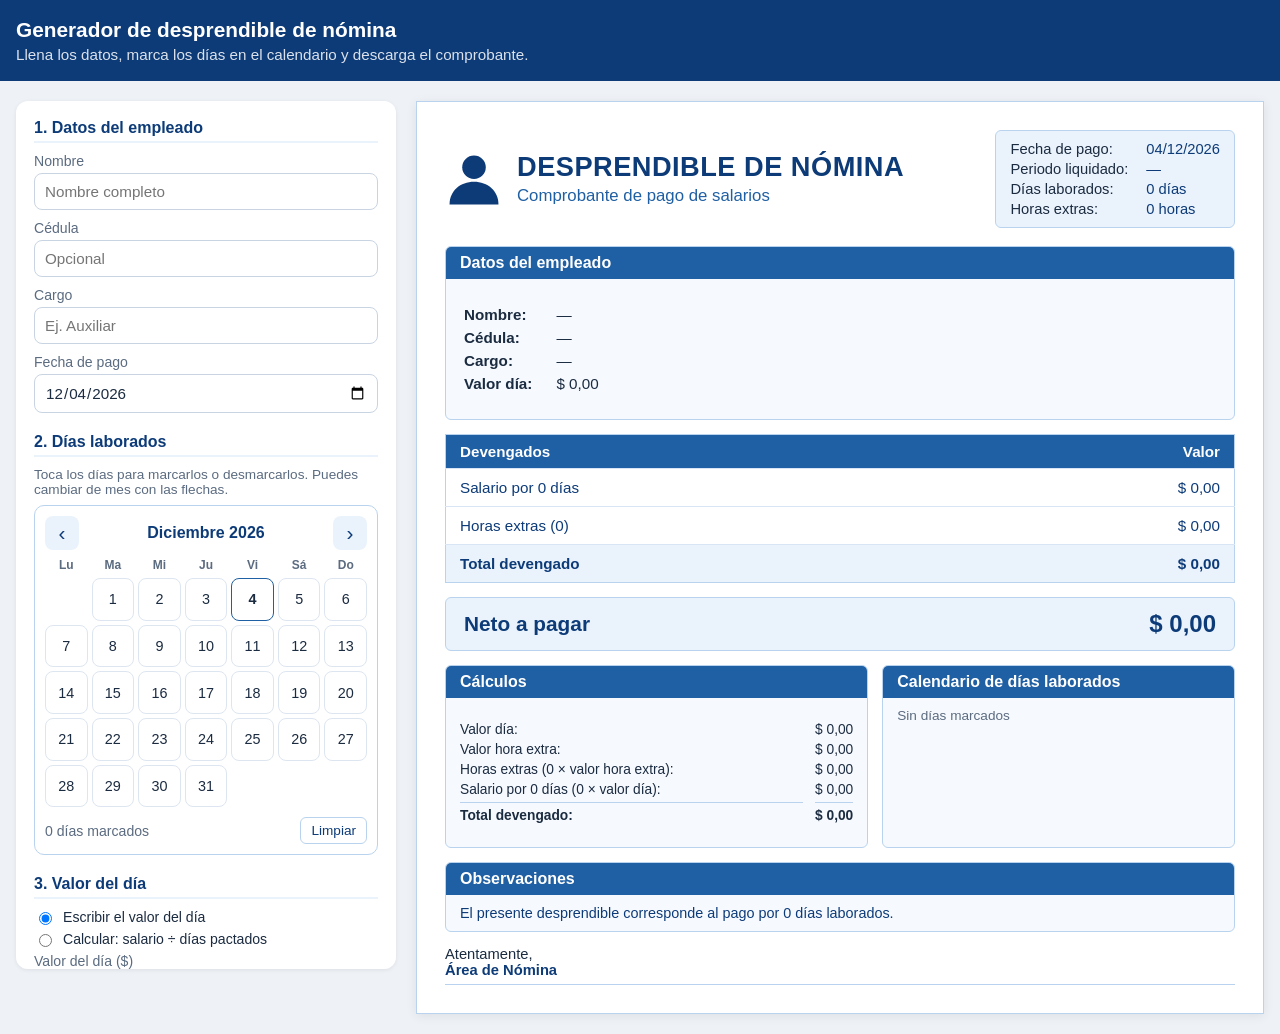
<file: desprendible-nomina/index.html>
<!DOCTYPE html>
<html lang="es">
<head>
  <meta charset="UTF-8">
  <meta name="viewport" content="width=device-width, initial-scale=1.0">
  <title>Desprendible de Nómina</title>
  <link rel="stylesheet" href="style.css">
</head>
<body>
  <header class="topbar no-print">
    <h1>Generador de desprendible de nómina</h1>
    <p>Llena los datos, marca los días en el calendario y descarga el comprobante.</p>
  </header>

  <main class="layout">
    <!-- ===== FORMULARIO ===== -->
    <section class="panel no-print" id="formulario">
      <h2>1. Datos del empleado</h2>
      <label>Nombre
        <input id="nombre" type="text" placeholder="Nombre completo">
      </label>
      <label>Cédula
        <input id="cedula" type="text" placeholder="Opcional">
      </label>
      <label>Cargo
        <input id="cargo" type="text" placeholder="Ej. Auxiliar">
      </label>
      <label>Fecha de pago
        <input id="fechaPago" type="date">
      </label>

      <h2>2. Días laborados</h2>
      <p class="ayuda">Toca los días para marcarlos o desmarcarlos. Puedes cambiar de mes con las flechas.</p>
      <div class="cal">
        <div class="cal-head">
          <button type="button" id="mesAnt" aria-label="Mes anterior">&lsaquo;</button>
          <span id="mesTitulo"></span>
          <button type="button" id="mesSig" aria-label="Mes siguiente">&rsaquo;</button>
        </div>
        <div class="cal-grid" id="calGrid"></div>
        <div class="cal-acciones">
          <span id="contadorDias">0 días marcados</span>
          <button type="button" id="limpiarDias" class="btn-sec">Limpiar</button>
        </div>
      </div>

      <h2>3. Valor del día</h2>
      <div class="opciones">
        <label class="radio"><input type="radio" name="modo" value="directo" checked> Escribir el valor del día</label>
        <label class="radio"><input type="radio" name="modo" value="calcular"> Calcular: salario ÷ días pactados</label>
      </div>
      <div id="bloqueDirecto">
        <label>Valor del día ($)
          <input id="valorDia" type="number" min="0" step="any" placeholder="Ej. 67857.14">
        </label>
      </div>
      <div id="bloqueCalcular" hidden>
        <div class="fila">
          <label>Salario pactado ($)
            <input id="salario" type="number" min="0" step="any" placeholder="Ej. 950000">
          </label>
          <label>Días pactados
            <input id="diasPactados" type="number" min="1" step="1" placeholder="Ej. 14">
          </label>
        </div>
        <p class="resultado" id="valorDiaCalc">Valor del día: $ 0,00</p>
      </div>

      <h2>4. Horas extras</h2>
      <div class="fila">
        <label>Cantidad de horas
          <input id="horasExtra" type="number" min="0" step="any" value="0">
        </label>
        <label>Valor de cada hora ($)
          <input id="valorHoraExtra" type="number" min="0" step="any" value="0">
        </label>
      </div>

      <h2>5. Observaciones (opcional)</h2>
      <textarea id="observaciones" rows="3" placeholder="Se agrega debajo del texto automático"></textarea>

      <button type="button" id="imprimir" class="btn">Imprimir / Guardar PDF</button>
    </section>

    <!-- ===== DESPRENDIBLE ===== -->
    <section class="vista">
      <article class="desprendible" id="desprendible">
        <div class="d-header">
          <div class="d-titulo">
            <svg class="d-icono" viewBox="0 0 64 64" aria-hidden="true">
              <circle cx="32" cy="19" r="13"/>
              <path d="M5 60c0-15 12-25 27-25s27 10 27 25z"/>
            </svg>
            <div>
              <h2>DESPRENDIBLE DE NÓMINA</h2>
              <p>Comprobante de pago de salarios</p>
            </div>
          </div>
          <dl class="d-resumen">
            <dt>Fecha de pago:</dt><dd id="vFecha">—</dd>
            <dt>Periodo liquidado:</dt><dd id="vPeriodo">—</dd>
            <dt>Días laborados:</dt><dd id="vDias">0 días</dd>
            <dt>Horas extras:</dt><dd id="vHoras">0 horas</dd>
          </dl>
        </div>

        <div class="d-caja">
          <div class="d-caja-tit">Datos del empleado</div>
          <dl class="d-datos">
            <dt>Nombre:</dt><dd id="vNombre">—</dd>
            <dt>Cédula:</dt><dd id="vCedula">—</dd>
            <dt>Cargo:</dt><dd id="vCargo">—</dd>
            <dt id="vBaseEtq">Valor día:</dt><dd id="vBase">$ 0,00</dd>
          </dl>
        </div>

        <table class="d-tabla">
          <thead>
            <tr><th>Devengados</th><th>Valor</th></tr>
          </thead>
          <tbody>
            <tr><td id="vSalEtq">Salario por 0 días</td><td id="vSal">$ 0,00</td></tr>
            <tr><td id="vHxEtq">Horas extras (0)</td><td id="vHx">$ 0,00</td></tr>
          </tbody>
          <tfoot>
            <tr><td>Total devengado</td><td id="vTotal">$ 0,00</td></tr>
          </tfoot>
        </table>

        <div class="d-neto">
          <span>Neto a pagar</span>
          <strong id="vNeto">$ 0,00</strong>
        </div>

        <div class="d-abajo">
          <div class="d-caja">
            <div class="d-caja-tit">Cálculos</div>
            <dl class="d-calc" id="vCalculos"></dl>
          </div>
          <div class="d-caja">
            <div class="d-caja-tit">Calendario de días laborados</div>
            <div class="d-cals" id="vCalendario"></div>
          </div>
        </div>

        <div class="d-caja">
          <div class="d-caja-tit">Observaciones</div>
          <div class="d-obs" id="vObs"></div>
        </div>

        <div class="d-firma">
          <p>Atentamente,</p>
          <strong>Área de Nómina</strong>
        </div>
      </article>
    </section>
  </main>

  <script src="script.js"></script>
</body>
</html>
</file>
<file: desprendible-nomina/style.css>
:root {
  --azul: #0d3b78;
  --azul2: #1f5fa3;
  --claro: #eaf3fc;
  --claro2: #f6faff;
  --borde: #b9d3ee;
  --texto: #1b2b40;
  --gris: #5b6b80;
  --fondo: #eef2f7;
}

* { box-sizing: border-box; }

body {
  margin: 0;
  font-family: "Segoe UI", Roboto, Arial, sans-serif;
  background: var(--fondo);
  color: var(--texto);
}

/* ---------- Barra superior ---------- */
.topbar { background: var(--azul); color: #fff; padding: 18px 16px; }
.topbar h1 { margin: 0; font-size: 1.3rem; }
.topbar p { margin: 4px 0 0; opacity: .85; font-size: .95rem; }

/* ---------- Distribución ---------- */
.layout {
  display: grid;
  gap: 20px;
  padding: 20px 16px;
  max-width: 1300px;
  margin: 0 auto;
}
@media (min-width: 980px) {
  .layout { grid-template-columns: 380px 1fr; align-items: start; }
  .panel { position: sticky; top: 16px; max-height: calc(100vh - 32px); overflow: auto; }
}

/* ---------- Formulario ---------- */
.panel {
  background: #fff;
  border-radius: 12px;
  padding: 18px;
  box-shadow: 0 1px 4px rgba(0,0,0,.08);
}
.panel h2 {
  font-size: 1rem;
  color: var(--azul);
  margin: 20px 0 10px;
  border-bottom: 2px solid var(--claro);
  padding-bottom: 4px;
}
.panel h2:first-child { margin-top: 0; }

label { display: block; font-size: .88rem; color: var(--gris); margin-bottom: 10px; }

input[type=text], input[type=number], input[type=date], textarea {
  display: block;
  width: 100%;
  margin-top: 4px;
  padding: 9px 10px;
  border: 1px solid #c9d4e2;
  border-radius: 8px;
  font: inherit;
  font-size: .95rem;
  color: var(--texto);
  background: #fff;
}
input:focus, textarea:focus { outline: 2px solid var(--azul2); border-color: transparent; }
textarea { resize: vertical; }

.fila { display: grid; grid-template-columns: 1fr 1fr; gap: 10px; }
.radio { display: flex; align-items: center; gap: 8px; color: var(--texto); margin-bottom: 6px; cursor: pointer; }
.ayuda { font-size: .85rem; color: var(--gris); margin: 0 0 8px; }
.resultado { background: var(--claro); border-radius: 8px; padding: 8px 10px; font-size: .9rem; margin: 0 0 10px; color: var(--azul); font-weight: 600; }

.btn {
  width: 100%;
  margin-top: 16px;
  padding: 12px;
  border: 0;
  border-radius: 8px;
  background: var(--azul2);
  color: #fff;
  font-weight: 600;
  font-size: 1rem;
  cursor: pointer;
}
.btn:hover { background: var(--azul); }
.btn-sec {
  border: 1px solid var(--borde);
  background: #fff;
  color: var(--azul);
  border-radius: 6px;
  padding: 5px 10px;
  cursor: pointer;
  font: inherit;
  font-size: .85rem;
}

/* ---------- Calendario del formulario ---------- */
.cal { border: 1px solid var(--borde); border-radius: 10px; padding: 10px; }
.cal-head {
  display: flex;
  justify-content: space-between;
  align-items: center;
  margin-bottom: 8px;
  font-weight: 600;
  color: var(--azul);
}
.cal-head button {
  border: 0;
  background: var(--claro);
  color: var(--azul);
  width: 34px;
  height: 34px;
  border-radius: 8px;
  font-size: 1.3rem;
  line-height: 1;
  cursor: pointer;
}
.cal-grid { display: grid; grid-template-columns: repeat(7, 1fr); gap: 4px; }
.cal-sem { text-align: center; font-size: .75rem; color: var(--gris); font-weight: 600; padding-bottom: 2px; }
.cal-dia {
  aspect-ratio: 1;
  border: 1px solid #dde6f0;
  background: #fff;
  border-radius: 8px;
  font: inherit;
  font-size: .9rem;
  cursor: pointer;
  color: var(--texto);
  padding: 0;
}
.cal-dia:hover { border-color: var(--azul2); }
.cal-dia.hoy { border-color: var(--azul2); font-weight: 700; }
.cal-dia.sel { background: var(--azul2); color: #fff; border-color: var(--azul2); }
.cal-acciones {
  display: flex;
  justify-content: space-between;
  align-items: center;
  margin-top: 10px;
  font-size: .88rem;
  color: var(--gris);
}

/* ---------- Desprendible ---------- */
.vista { min-width: 0; }
.desprendible {
  background: #fff;
  max-width: 860px;
  margin: 0 auto;
  padding: 28px;
  border: 1px solid var(--borde);
  box-shadow: 0 2px 10px rgba(0,0,0,.08);
}
.d-header { display: flex; flex-wrap: wrap; justify-content: space-between; gap: 16px; margin-bottom: 18px; }
.d-titulo { display: flex; align-items: center; gap: 14px; }
.d-icono { width: 58px; height: 58px; fill: var(--azul); flex-shrink: 0; }
.d-titulo h2 { margin: 0; color: var(--azul); font-size: 1.7rem; letter-spacing: .5px; line-height: 1.1; }
.d-titulo p { margin: 4px 0 0; color: var(--azul2); font-size: 1.05rem; }

dt, dd { margin: 0; }

.d-resumen {
  display: grid;
  grid-template-columns: auto auto;
  gap: 4px 18px;
  margin: 0;
  background: var(--claro);
  border: 1px solid var(--borde);
  border-radius: 6px;
  padding: 10px 14px;
  font-size: .92rem;
  align-self: flex-start;
}
.d-resumen dd { color: var(--azul); }

.d-caja {
  border: 1px solid var(--borde);
  border-radius: 6px;
  margin-bottom: 14px;
  overflow: hidden;
  background: var(--claro2);
}
.d-caja-tit { background: var(--azul2); color: #fff; font-weight: 600; padding: 7px 14px; }

.d-datos {
  display: grid;
  grid-template-columns: max-content 1fr;
  gap: 6px 24px;
  padding: 12px 18px;
  font-size: .95rem;
}
.d-datos dt { font-weight: 600; }

.d-tabla {
  width: 100%;
  border-collapse: collapse;
  margin-bottom: 14px;
  border: 1px solid var(--borde);
  font-size: .95rem;
}
.d-tabla th { background: var(--azul2); color: #fff; text-align: left; padding: 8px 14px; }
.d-tabla th:last-child, .d-tabla td:last-child { text-align: right; width: 40%; }
.d-tabla td { padding: 10px 14px; border-top: 1px solid #d7e5f4; color: var(--azul); }
.d-tabla tfoot td { background: var(--claro); font-weight: 700; }

.d-neto {
  display: flex;
  justify-content: space-between;
  align-items: center;
  gap: 12px;
  background: var(--claro);
  border: 1px solid var(--borde);
  border-radius: 6px;
  padding: 12px 18px;
  margin-bottom: 14px;
  color: var(--azul);
}
.d-neto span { font-size: 1.3rem; font-weight: 700; }
.d-neto strong { font-size: 1.5rem; }

.d-abajo { display: grid; grid-template-columns: 1.2fr 1fr; gap: 14px; }

.d-calc {
  display: grid;
  grid-template-columns: 1fr auto;
  gap: 5px 12px;
  padding: 10px 14px;
  font-size: .86rem;
}
.d-calc dd { text-align: right; white-space: nowrap; }
.d-calc .tot { font-weight: 700; border-top: 1px solid var(--borde); padding-top: 5px; }

.d-cals { display: flex; flex-wrap: wrap; gap: 12px; padding: 10px 14px; }
.mini { flex: 1; min-width: 150px; }
.mini-tit { font-weight: 600; color: var(--azul); font-size: .85rem; margin-bottom: 4px; text-align: center; }
.mini-grid { display: grid; grid-template-columns: repeat(7, 1fr); gap: 2px; font-size: .72rem; text-align: center; }
.mini-grid span { padding: 3px 0; border-radius: 3px; }
.mini-sem { color: var(--gris); font-weight: 600; }
.mini-grid .on { background: var(--azul2); color: #fff; font-weight: 700; }
.vacio { color: var(--gris); font-size: .85rem; margin: 0; }

.d-obs { padding: 10px 14px; font-size: .9rem; color: var(--azul); white-space: pre-line; }

.d-firma { margin-top: 8px; padding-bottom: 6px; border-bottom: 1px solid var(--borde); font-size: .92rem; }
.d-firma p { margin: 0; }
.d-firma strong { color: var(--azul); }

/* ---------- Celular ---------- */
@media (max-width: 640px) {
  .desprendible { padding: 16px; }
  .d-titulo h2 { font-size: 1.25rem; }
  .d-icono { width: 44px; height: 44px; }
  .d-abajo { grid-template-columns: 1fr; }
  .d-neto span { font-size: 1.05rem; }
  .d-neto strong { font-size: 1.2rem; }
  .d-datos { gap: 4px 12px; padding: 10px 12px; }
}

/* ---------- Impresión ---------- */
@media print {
  @page { size: letter; margin: 10mm; }
  * { -webkit-print-color-adjust: exact; print-color-adjust: exact; }
  body { background: #fff; }
  .no-print { display: none !important; }
  .layout { display: block; padding: 0; }
  .desprendible { box-shadow: none; max-width: none; padding: 0; border: 0; }
  .d-abajo { grid-template-columns: 1.2fr 1fr; }
}
</file>
